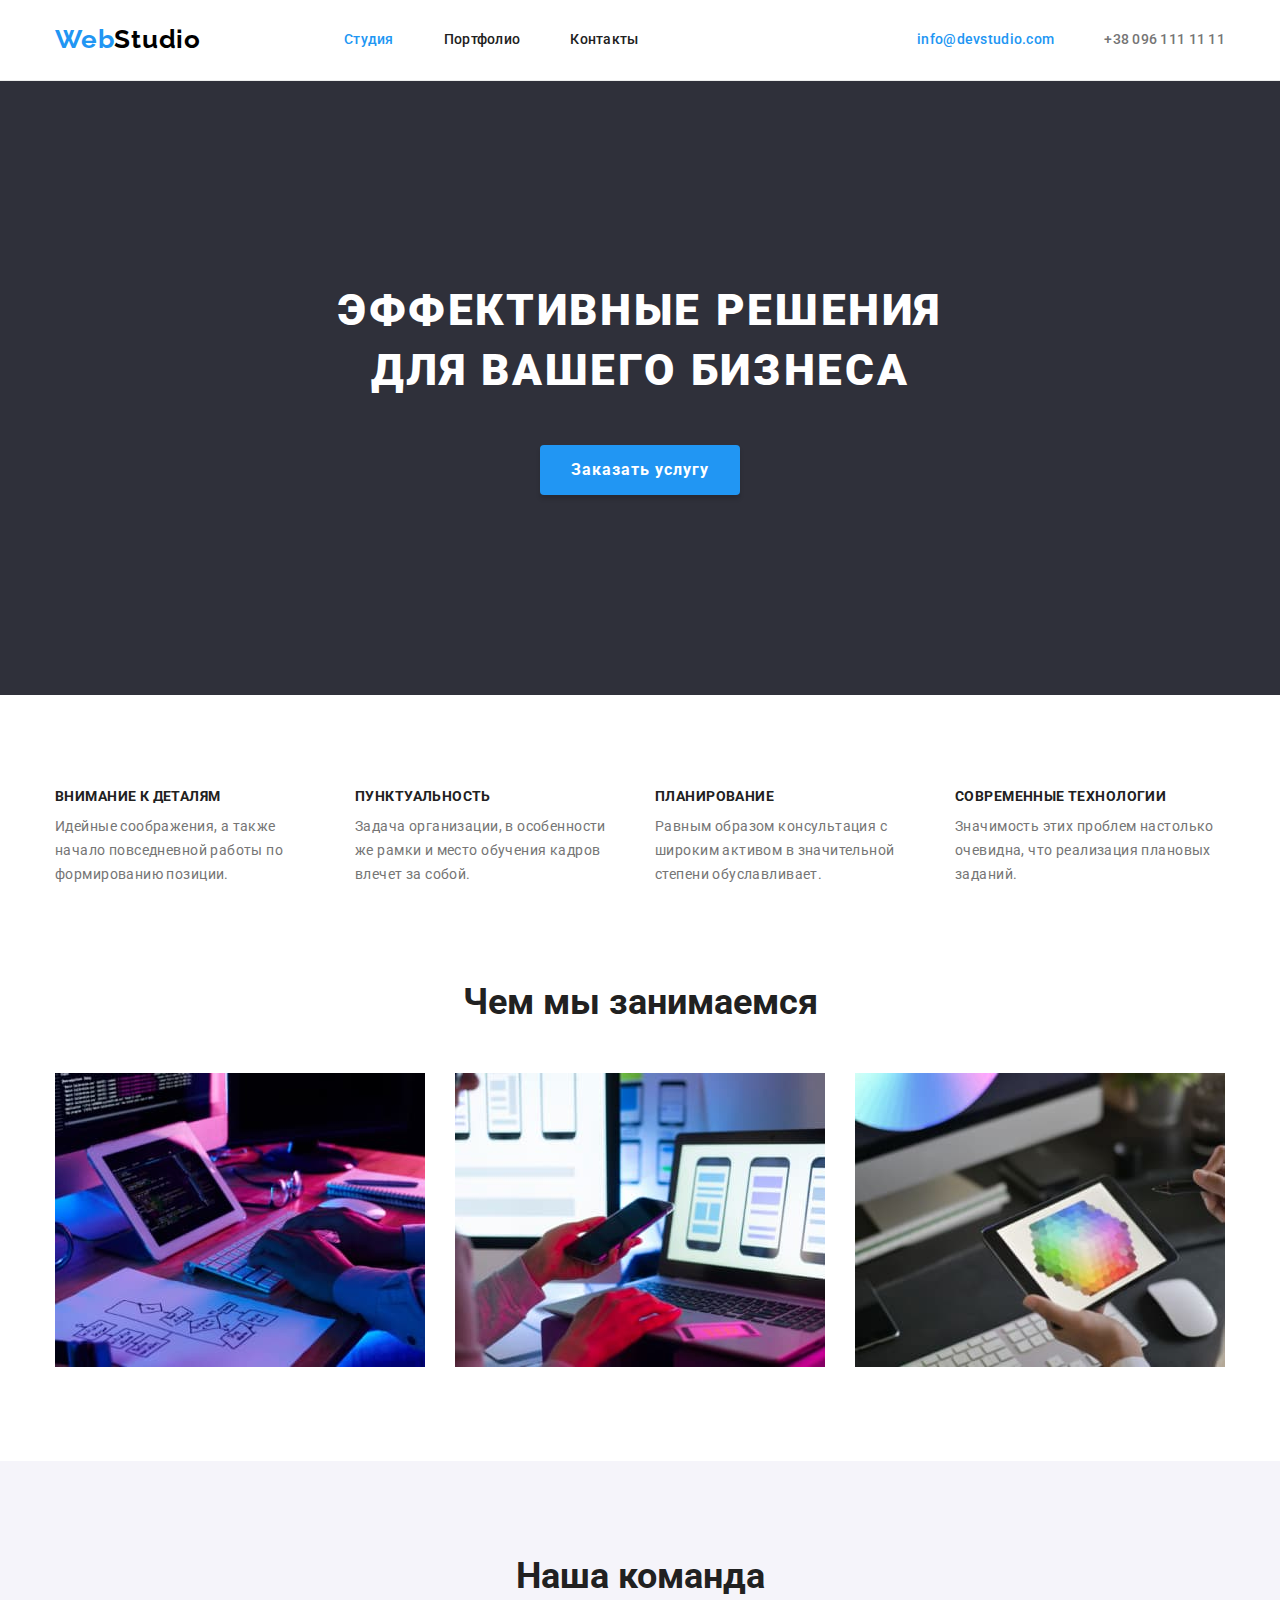
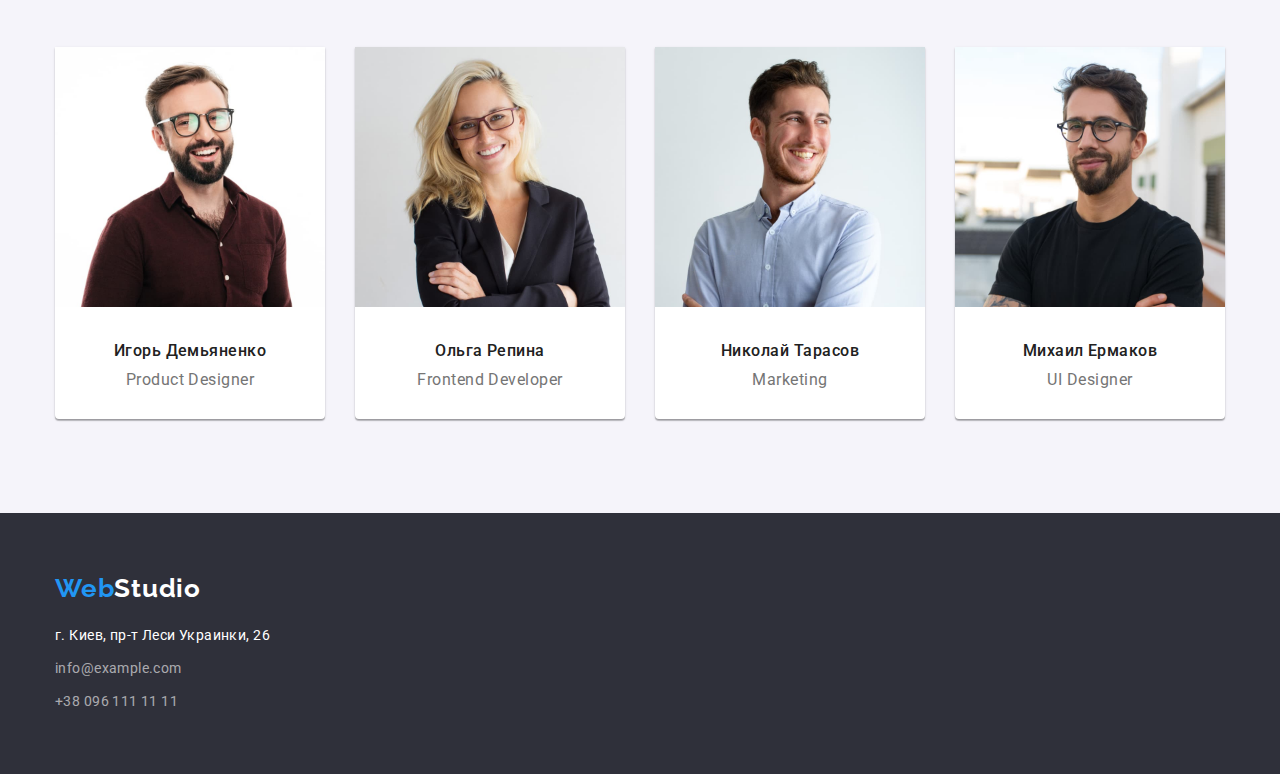
<file: index.html>
<!DOCTYPE html>
<html lang="ru">
<head>
    <meta charset="UTF-8">
    <meta http-equiv="X-UA-Compatible" content="IE=edge">
    <meta name="viewport" content="width=device-width, initial-scale=1.0">
    <link rel="preconnect" href="https://fonts.googleapis.com">
    <link rel="preconnect" href="https://fonts.gstatic.com" crossorigin>
    <link href="https://fonts.googleapis.com/css2?family=Raleway:wght@700&family=Roboto:wght@400;500;700;900&display=swap"
    rel="stylesheet">
    <link href="https://cdnjs.cloudflare.com/ajax/libs/modern-normalize/1.1.0/modern-normalize.css" rel="stylesheet">
    <link href="css/styles.css" rel="stylesheet">
    <title>Проект</title>
</head>
<body>
    <header class="head">
        <div class="container head-container">
        <nav class="nav-list">
            <a class="logo" href="/" lang="en">
                Web<span class="studio">Studio</span>
            </a>
            <ul class="menu">
                <li><a href="./index.html" class="navigation-link current">Студия</a></li>
                <li><a href="./portfolio.html"class="navigation-link"">Портфолио</a></li>
                <li><a href="./"class="navigation-link">Контакты</a></li>
            </ul>
        </nav>
        <ul class="contact-list">
            <li><a class="mail" href="info@devstudio.com">info@devstudio.com</a></li>
            <li><a class="tel" href="+380961111111">+38 096 111 11 11</a></li>
        </ul>
        </div>
    </header>
    <main>
        <section class="banner">
            <div class="container hero-container">
            <h1 class="text-logo">ЭФФЕКТИВНЫЕ РЕШЕНИЯ ДЛЯ ВАШЕГО БИЗНЕСА</h1>
            <button type="button" class="hero-button">Заказать услугу</button>
            </div>
        </section>

        <section class="section feature-section">
            <div class="container feature-cont">
            <h2 class="visualy-hidden"></h2>
            <ul class="features">
                <li class="feature-list">
                    <h3>Внимание к деталям</h3>
                    <p>Идейные соображения, а также начало повседневной работы по формированию позиции.</p>
                </li>

                <li class="feature-list">
                    <h3>Пунктуальность</h3>
                    <p>Задача организации, в особенности же рамки и место обучения кадров влечет за собой.</p>
                </li>

                <li class="feature-list">
                    <h3>Планирование</h3>
                    <p>Равным образом консультация с широким активом в значительной степени обуславливает.</p>
                </li>

                <li class="feature-list">
                    <h3>Современные технологии</h3>
                    <p>Значимость этих проблем настолько очевидна, что реализация плановых заданий.</p>
                </li>
            </ul>
            </div>
        </section>

        <section class="section">
            <div class="container work-container">
            <h2 class="work-header">Чем мы занимаемся</h2>
            <ul class="work-list">
                <li class="work-list-items">
                <img src="./images/layout.jpg" 
                alt="layout"
                width="370"
                height="294">
                </li>

                <li class="work-list-items">
                <img src="./images/mobile.jpg"
                alt="mobile"
                width="370"
                height="294">
                </li>

                <li class="work-list-items">
                <img src="./images/design.jpg"
                alt="design"
                width="370"
                height="294">
                </li>
            </ul>
            </div>
        </section>

        <section class="command section">
            <div class="container comm-container">
            <h2 class="comm-header">Наша команда</h2>
            <ul class="comm-list">
            <li class="individ">
                <img src="./images/photo1.jpg" alt="работник1" width="270"/>
                <div class="name-prof">
                <h3>Игорь Демьяненко</h3>
                <p>Product Designer</p>
                </div>
            </li>
            <li class="individ">
                <img src="./images/photo2.jpg" alt="работник2" width="270"/>
                <div class="name-prof">
                <h3>Ольга Репина</h3>
                <p>Frontend Developer</p>
                </div>
            </li>
            <li class="individ">
                <img src="./images/photo3.jpg" alt="работник3" width="270"/>
                <div class="name-prof">
                <h3>Николай Тарасов</h3>
                <p>Marketing</p>
                </div>
            </li>
            <li class="individ">
                <img src="./images/photo4.jpg" alt="работник4" width="270"/>
                <div class="name-prof">       
                <h3>Михаил Ермаков</h3>
                <p>UI Designer</p>
                </div>
            </li>
        </ul>
        </div>
        </section>
    </main>
    <footer class="footer">
            <div class="container foot-container">
                <a class="logo" href="/">Web<span class="webfoot">Studio</span></a>
                <address class="adress">
                    <ul class="contacts">
                        <li><a class="atext" href="https://bit.ly/3pXMvUd" target="_blank" rel="noopener noreferrer">г.
                                Киев,
                                пр-т
                                Леси Украинки, 26</a> </li>
                        <li><a class="link" href="mailto:info@devstudio.com">info@example.com</a> </li>
                        <li><a class="link" href="tel:+380961111111">+38 096 111 11 11</a> </li>
                    </ul>
                </address>
            </div>
    </footer>
</body>
</html>
</file>
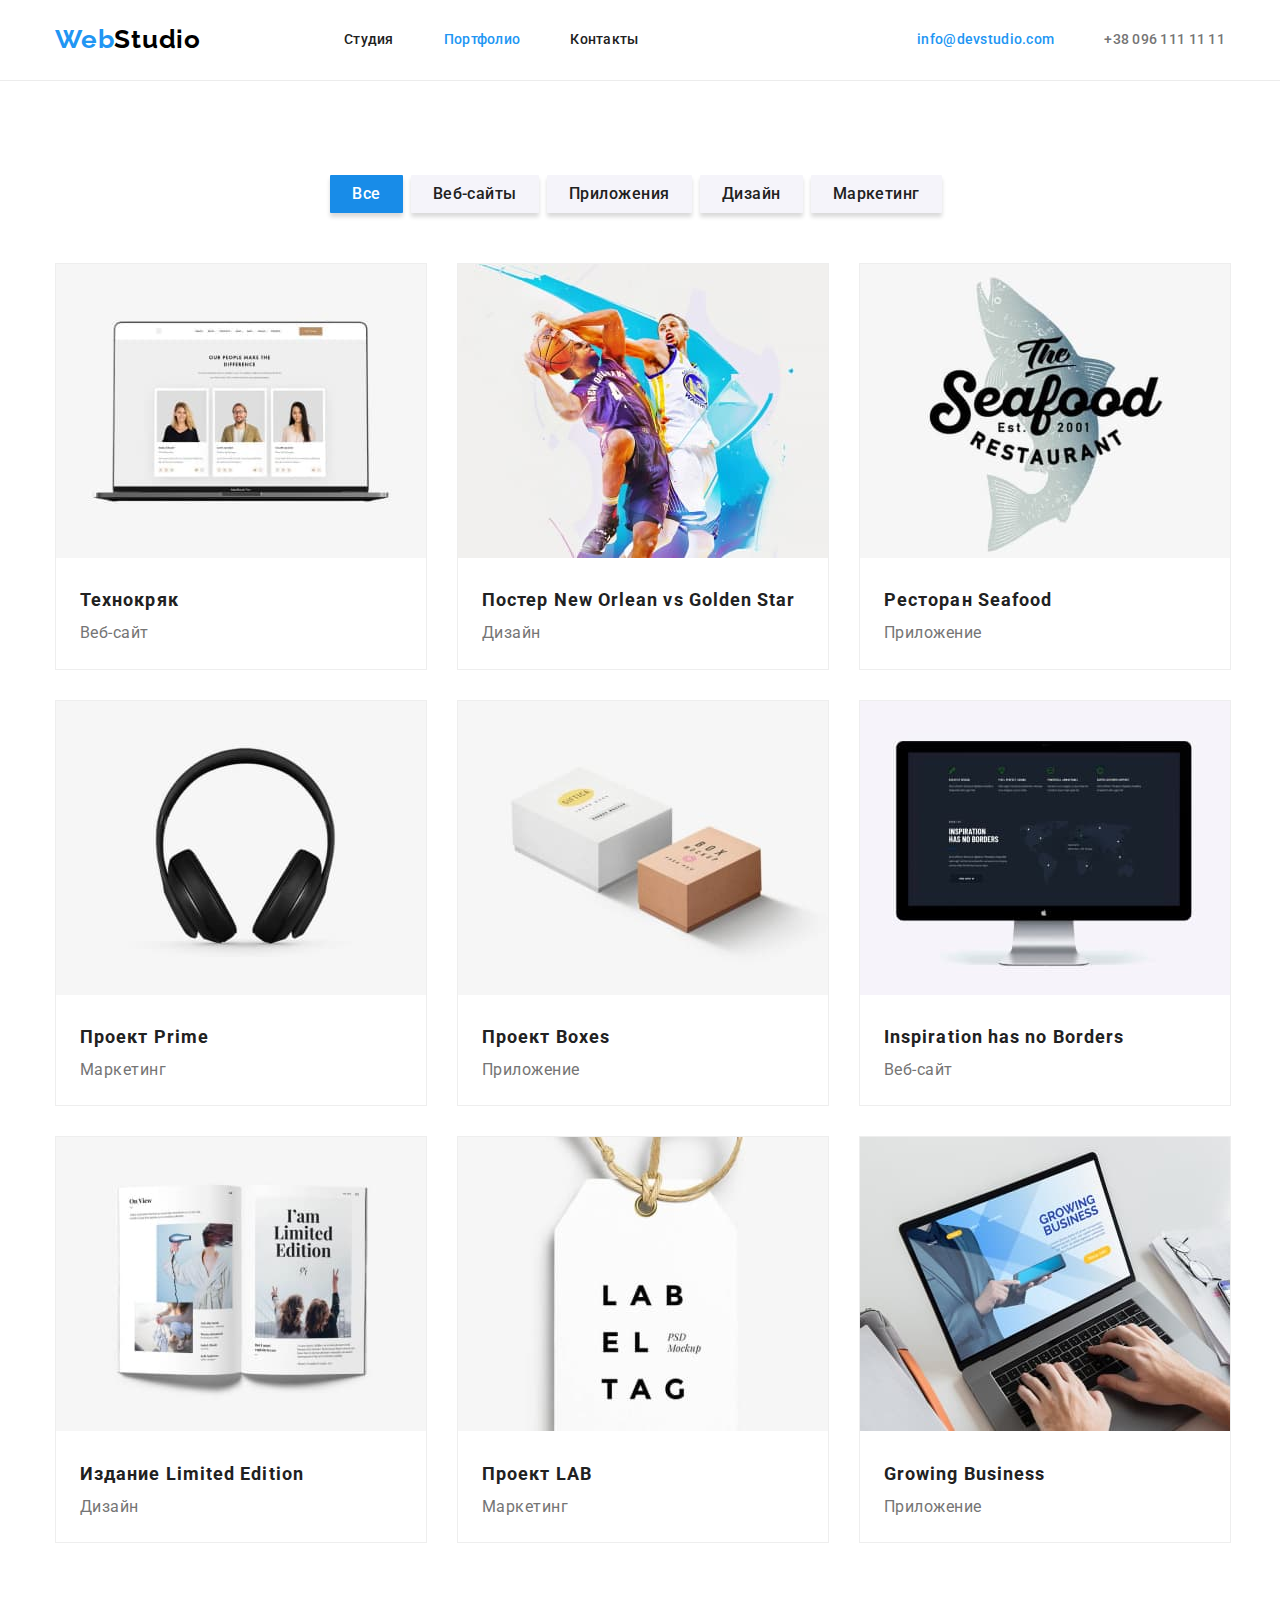
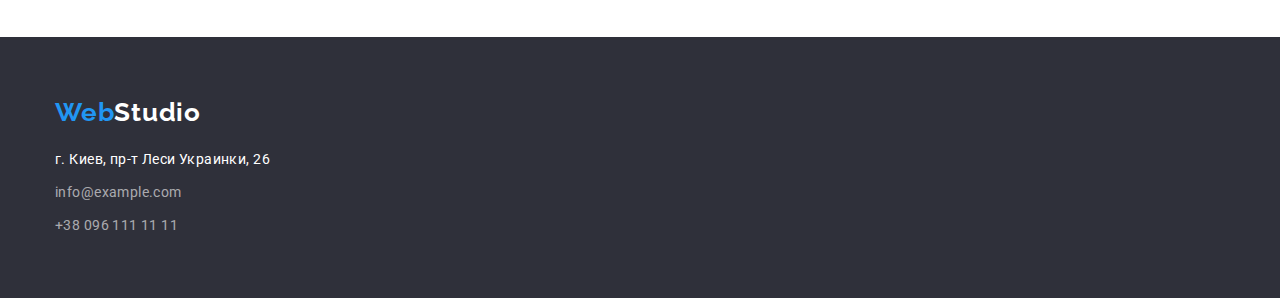
<file: portfolio.html>
<!DOCTYPE html>
<html lang="en">
<head>
    <meta charset="UTF-8">
    <meta http-equiv="X-UA-Compatible" content="IE=edge">
    <meta name="viewport" content="width=device-width, initial-scale=1.0">
    <link rel="preconnect" href="https://fonts.googleapis.com">
    <link rel="preconnect" href="https://fonts.gstatic.com" crossorigin>
    <link href="https://fonts.googleapis.com/css2?family=Raleway:wght@700&family=Roboto:wght@400;500;700;900&display=swap"
    rel="stylesheet">
    <link href="https://cdnjs.cloudflare.com/ajax/libs/modern-normalize/1.1.0/modern-normalize.css" rel="stylesheet">
    <link href="css/styles.css" rel="stylesheet">
    <title>portfolio</title>
</head>
<body>
    <header class="head">
        <div class="container head-container">
            <nav class="nav-list">
                <a class="logo" href="/" lang="en">
                    Web<span class="studio">Studio</span>
                </a>
                <ul class="menu">
                    <li><a href="./index.html" class="navigation-link ">Студия</a></li>
                    <li><a href="./portfolio.html" class="navigation-link current">Портфолио</a></li>
                    <li><a href=" ./"class="navigation-link">Контакты</a></li>
                </ul>
            </nav>
            <ul class="contact-list">
                <li><a class="mail" href="info@devstudio.com">info@devstudio.com</a></li>
                <li><a class="tel" href="+380961111111">+38 096 111 11 11</a></li>
            </ul>
        </div>
    </header>
    <main>
        <h1></h1>
        <section class="section">
            <div class="container">
            <ul class="menu-button">
                <li class="menu-item">
                    <button class="current" type="button">Все</button>
                </li>
                <li class="menu-item">
                    <button type="button">Веб-сайты</button>
                </li>
                <li class="menu-item">
                    <button type="button">Приложения</button>
                </li>
                <li class="menu-item">
                    <button type="button">Дизайн</button>
                </li>
                <li class="menu-item">
                    <button type="button">Маркетинг</button>
                </li>
            </ul>
            <ul class="examples">
                <li class="item">
                    <img src="./images/techweb.jpg"
                    alt="website"
                    width="370"
                    height="294">
                    <div class="item-text">
                    <h3>Технокряк</h3>
                    <p>Веб-сайт</p>
                    </div>
                </li>
                <li class="item">
                    <img src="./images/poster.jpg"
                    alt="poster"
                    width="370"
                    height="294">
                    <div class="item-text">
                    <h3>Постер New Orlean vs Golden Star</h3>
                    <p>Дизайн</p>
                    </div>
                </li>
                <li class="item">
                    <img src="./images/restaurant.jpg"
                    alt="restaurant"
                    width="370"
                    height="294">
                    <div class="item-text">
                    <h3>Ресторан Seafood</h3>
                    <p>Приложение</p>
                    </div>
                </li>
                <li class="item">
                    <img src="./images/prime.jpg"
                    alt="prime"
                    width="370"
                    height="294">
                    <div class="item-text">
                    <h3>Проект Prime</h3>
                    <p>Маркетинг</p>
                    </div>
                </li>
                <li class="item">
                    <img src="./images/boxes.jpg"
                    alt="boxes"
                    width="370"
                    height="294">
                    <div class="item-text">
                    <h3>Проект Boxes</h3>
                    <p>Приложение</p>
                    </div>
                </li>
                <li class="item">
                    <img src="./images/inspiration.jpg"
                    alt="website"
                    width="370"
                    height="294">
                    <div class="item-text">
                    <h3>Inspiration has no Borders</h3>
                    <p>Веб-сайт</p>
                    </div>
                </li>
                <li class="item">
                    <img src="./images/designle.jpg"
                    alt="design"
                    width="370"
                    height="294">
                    <div class="item-text">
                    <h3>Издание Limited Edition</h3>
                    <p>Дизайн</p>
                    </div>
                </li>
                <li class="item">
                    <img src="./images/projectlab.jpg"
                    alt="project"
                    width="370"
                    height="294">
                    <div class="item-text">
                    <h3>Проект LAB</h3>
                    <p>Маркетинг</p>
                    </div>
                </li>
                <li class="item">
                    <img src="./images/notebook.jpg"
                    alt="notebook"
                    width="370"
                    height="294">
                    <div class="item-text">
                    <h3>Growing Business</h3>
                    <p>Приложение</p>
                    </div>
                </li>
            </ul>
            </div>
        </section>
    </main>
    <footer class="footer">
        <div class="container foot-container">
            <a class="logo" href="/">Web<span class="webfoot">Studio</span></a>
            <address class="adress">
                <ul class="contacts">
                    <li><a class="atext" href="https://bit.ly/3pXMvUd" target="_blank" rel="noopener noreferrer">г. Киев,
                            пр-т
                            Леси Украинки, 26</a> </li>
                    <li><a class="link" href="mailto:info@devstudio.com">info@example.com</a> </li>
                    <li><a class="link" href="tel:+380961111111">+38 096 111 11 11</a> </li>
                </ul>
            </address>
        </div>
    </footer>
</body>
</html>
</file>
<file: css/styles.css>
:root {
    --bodyback: #e5e5e5;
    --headback: #ffffff;
    --footback: #2F303A;
    --textcolor: #757575;
    --headtextcolor: #212121;
    --logocolor: #2196F3;
    --buttoncolor:#2196F3;
    --buttontext:#ffffff;
    --studiocolor:#000000;
    --backforteamlist:#f5f4fa;
    --buttonhover: #188ce8;
    --buttonnohover: #f5f4fa;
    --webfoot:#ffffff;
    --buttonmenucolor:#212121;
    --border-bottom:#ECECEC;
}
body{
    font-family:'Roboto',sans-serif;
    color: var(--textcolor);
}
/*General*/
a{
    text-decoration: none;
    color: var(--headtextcolor);
}
li{
    list-style-type: none;
}
h1,
h3,
p,
ul {
    margin: 0;
    padding: 0;
    list-style-type: none;
}
.container{
    width: 1200px;
    padding: 0px 15px 0px 15px;
    margin-left: auto;
    margin-right: auto;
    
}

.section{
    padding-top: 94px;
    padding-bottom: 94px;
}

/*index Header */
.head{
    background-color: var(--headback);
    color:var(--headtextcolor);
    font-weight:500;
    font-size:14px;
    line-height:1.14;
    letter-spacing:0.02em;
    border-bottom: 1px solid var(--border-bottom);
}
.logo {
    font-family: 'Raleway';
    font-weight: 700;
    font-size: 26px;
    line-height: 1.19;
    letter-spacing: 0.03em;
    color: var(--logocolor);
    margin-top: 24px;
    margin-bottom: 25px;
}

.studio{
    color: var(--studiocolor);
}
.menu{
    margin-left: 93px;
}
.head-container{
    width: 1200px;
    display: flex;
    align-items: center;
    margin-left: auto;
    margin-right: auto;
}
.nav-list{
    display: flex;
    align-items: center;
}
.nav-list>ul{
    display: flex;
    align-items: center;
}
.contact-list{
    display: flex;
    margin-left: auto;
}
.mail{
    color: var(--buttoncolor);
    display: inline-block;
}
.navigation-link.current{
    color: var(--logocolor);
    
    
}
.navigation-link{
    margin-left: 50px;
}
.contact-list{
    margin-right: 0;
    margin-left: auto;
}
.tel{
    color: var(--textcolor);
    margin-left: 50px;
}
/* Main */

.banner{
    padding-top: 200px;
    padding-bottom: 200px;
    background-color: var(--footback);
    font-weight:900;
    font-size: 44px;
    line-height:1.36;
    letter-spacing: 0.06em;
    text-transform: uppercase;
    color: var(--headback);
    
}
.visualy-hidden{
    position: absolute;
    width: 1px;
    height: 1px;
    margin: -1px;
    border: 0;
    padding: 0;
 
    white-space: nowrap;
    clip-path: inset(100%);
    clip: rect(0 0 0 0);
    overflow: hidden;
}
.hero-container{
    margin-left: auto;
    margin-right: auto;
    text-align: center;
}
.text-logo{
    margin: 0 auto;
    display: block;
    width: 696px;
    font-weight: 900;
    font-size: 44px;
    line-height: 1.36;
    margin-bottom: 30px;
}
.hero-button{
    margin: 0 auto;
    width: 200px;
    height: 50px;
    outline-style: none;
    border-width: 0px;
    min-width: 200px;
}
button{
    cursor: pointer;
    background: var(--buttoncolor);
    color: var(--buttontext);
    font-family:'Roboto';
    font-weight: 700;
    font-size: 16px;
    line-height: 1.9;
    text-align: center;
    letter-spacing: 0.06em;
    box-shadow: 0px 4px 4px rgba(0, 0, 0, 0.15);
    border-radius: 4px;
}
.hero-button:hover,
.hero-button:focus{
    background-color: var(--buttonhover);
    color:var(--headback);
}
.feature-section{
    padding-bottom: 0;
}
.feature-cont{
    display: flex;
    align-items: center;
    margin-left: auto;
    margin-right: auto;
    
}
.features{
    display: flex;
    align-items: left;
    padding: 0;
    margin: 0;
    list-style: none;
}
.features>.feature-list{
    flex-basis: calc(100%/4);
}
.features>.feature-list:not(:last-child){
    margin-right:30px;
}

.features h3{
    color:var(--headtextcolor);
    font-weight: 700;
    font-size: 14px;
    line-height: 1.14;
    letter-spacing: 0.03em;
    text-transform: uppercase;
}
.features p{
    width: 270px;
    margin-top: 10px;
    color: var(--textcolor);
    font-size: 14px;
    line-height: 1.71;
    letter-spacing: 0.03em;
}
/*Работа*/
.work-container{
    display: block;
    width: 1200px;
    margin-left: auto;
    margin-right: auto;
}
.work-header{
    color: var(--headtextcolor);
    font-weight: 700;
    font-size: 36px;
    line-height: 1.17;
    text-align: center;
    margin-bottom: 50px;
    margin-top: 0;
}
.work-list{
    display: flex;
    padding: 0;
}
.work-list-items{
    display: flex;
    align-items: center;
    flex-basis: calc(100/3);

}
.work-list-items:not(:last-child) {
    margin-right: 30px;
}
/*Команда*/
.command{
    background-color: var(--backforteamlist);
    padding-bottom: 94px;
}
.comm-container{
    margin-left: auto;
    margin-right: auto;
}
.command h3{
    font-weight: 500;
    font-size: 16px;
    line-height: 1.19;
    letter-spacing: 0.03em;
    color: var(--headtextcolor);
    margin-bottom: 10px;
}
.command p{
    font-size: 16px;
    line-height: 1.19;
    letter-spacing:0.03em;
    color: var(--textcolor);
}
.comm-header{
    color: var(--headtextcolor);
    font-weight: 700;
    font-size: 36px;
    line-height: 1.17;
    text-align: center;
    margin-top: 0;
    margin-bottom: 50px;
    
}
.comm-list{
    display: flex;
    
}
.individ{
    text-align: center;
    display: block;
    box-shadow: 0px 1px 3px rgba(0, 0, 0, 0.12), 0px 1px 1px rgba(0, 0, 0, 0.14), 0px 2px 1px rgba(0, 0, 0, 0.2);
    border-radius: 0px 0px 4px 4px;
    background: var(--webfoot);
}
.individ:not(:last-child){
    margin-right: 30px;
}
.name-prof{
    padding-top: 30px;
    padding-bottom: 30px;
}
.footer{
background-color: var(--footback);
padding-top: 60px;
padding-bottom: 60px;

}
.foot-container{
    margin-left: auto;
    margin-right: auto;
}
.webfoot{
    color: var(--webfoot);
}
.adress{
    list-style: none;
    font-style: normal;
    font-size: 14px;
    line-height: 1.71;
    letter-spacing: 0.03em;
    color: rgba(255, 255, 255,0.6);
    margin-top: 20px;  
}
.contacts{
    list-style: none;
}
.contacts>li:not(:last-child){
    margin-bottom: 9px;
}

.atext{
    font-size: 14px;
    line-height: 1.71;
    letter-spacing: 0.03em;
    color: var(--headback);
    text-decoration: none;
    margin-bottom: 9px;
}
.link{
    font-size: 14px;
    line-height: 1.71;
    letter-spacing: 0.03em;
    color: rgba(255, 255, 255, 0.6);
}
.footer a:hover,
.footer a:focus{
    text-decoration: underline;
    text-decoration-color: var(--buttonhover);
}

/* Portfolio*/

.menu-button{
    display: flex;
    justify-content: center;
    margin-bottom: 50px;
    
    
}
.menu-item{
    display: flex;
    margin-right: 8px;
}
.menu-item>button {
    cursor: pointer;
    background: var(--buttonnohover);
    color: var(--buttonmenucolor);
    font-weight: 500;
    font-size: 16px;
    line-height: 1.62;
    text-align: center;
    letter-spacing: 0.03em;
    border-radius: 1px;
    border-color: var(--buttonnohover);
    padding: 6px 22px;
    border-width: 0px;
}
li>button:hover,
li>button:focus,
li>button.current{
    color: var(--headback);
    background-color: var(--buttonhover);
    box-shadow: 0px 4px 4px rgba(0, 0, 0, 0.15);
    
}

.examples{
    display: flex;
    background: var(--headback);
    padding: 0;
    list-style: none;
    flex-wrap: wrap;
    margin-right:-30px ;
    margin-top: -30px;
    
}
.item{
    display: inline-block;
    border: 1px solid #EEEEEE;
    flex-basis: calc(100% / 3 -30px);
    margin-right: 30px;
    margin-top: 30px;
}
.item:nth-child(3n){
    margin-right: 0;
}
.item-text{
    padding-top: 20px;
    padding-right: 24px;
    padding-bottom: 20px;
    padding-left: 24px;
}
.item-text>h3{
    font-weight: 700;
    font-size: 18px;
    line-height:2;
    letter-spacing: 0.06em;
    color: var(--headtextcolor);
}
.item-text>p{
    font-size: 16px;
    line-height: 1.9;
    letter-spacing: 0.03em;
    color: var(--textcolor);

}
</file>
